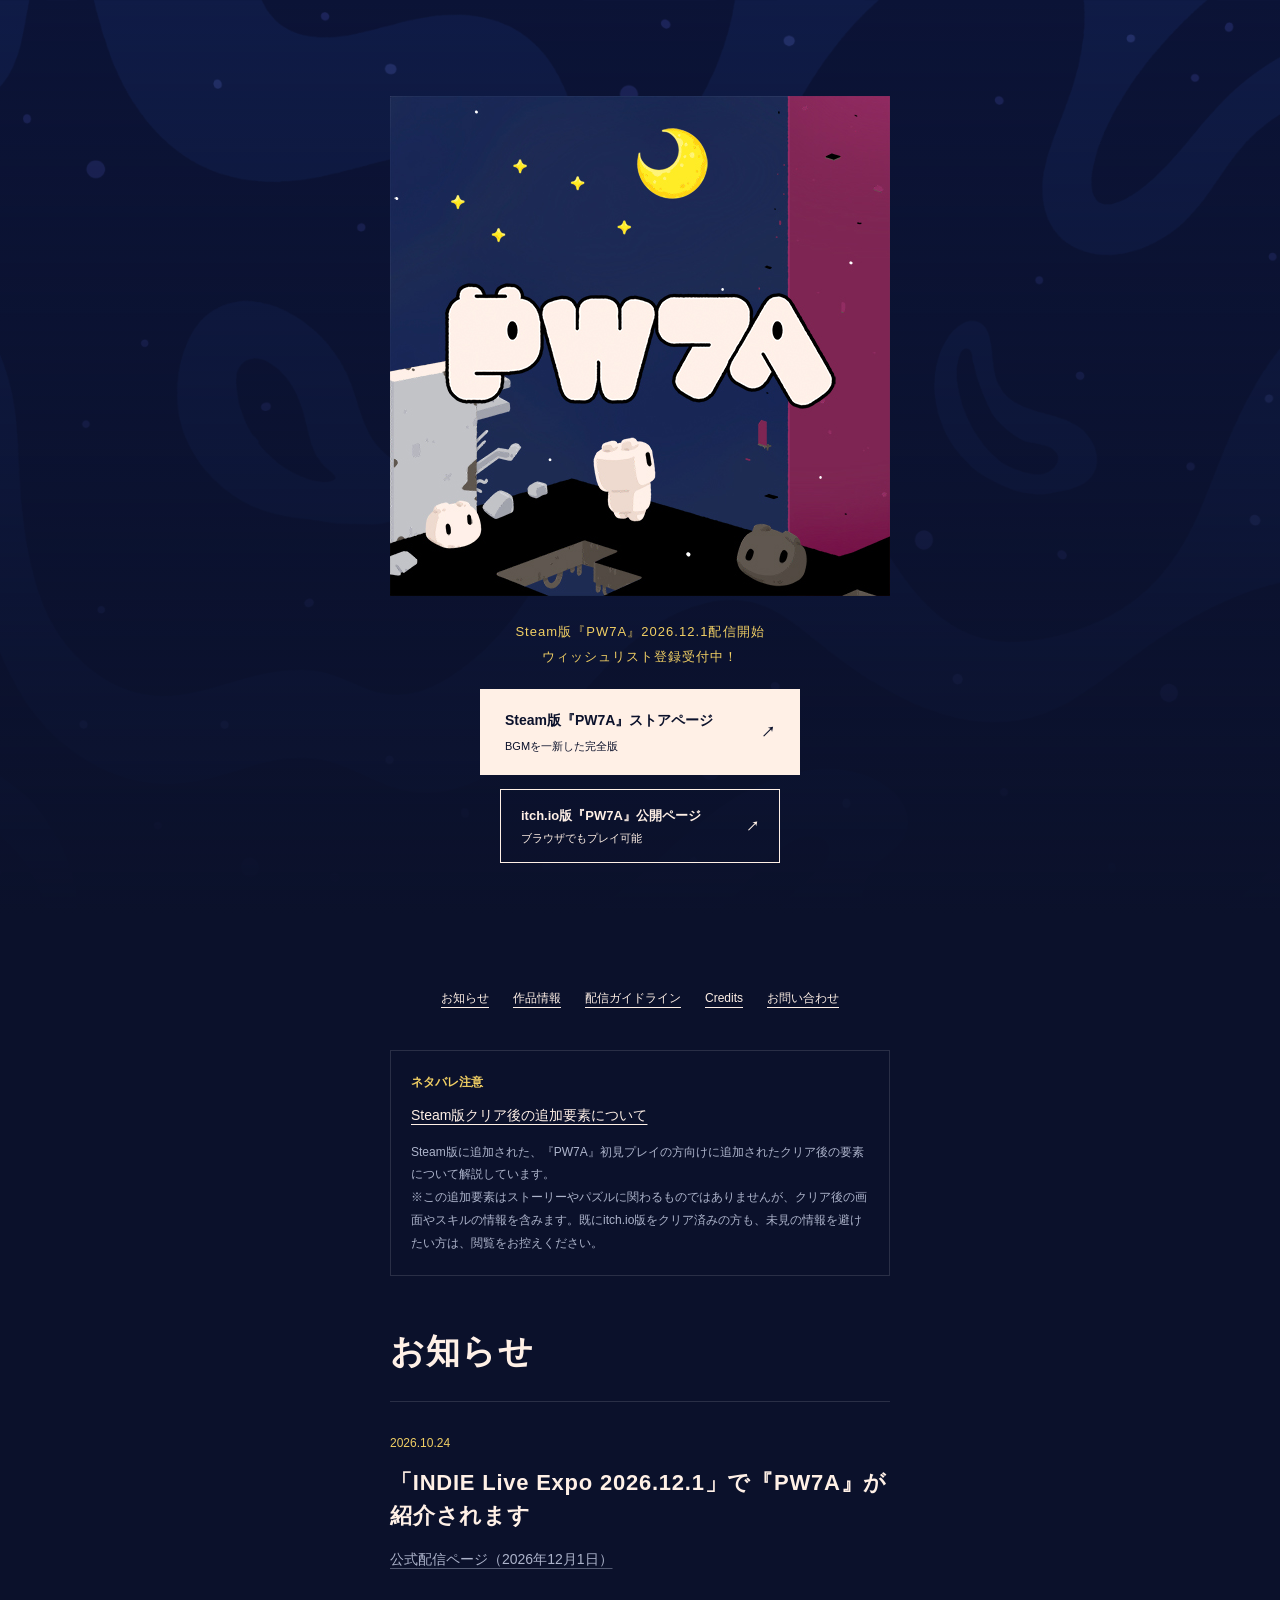
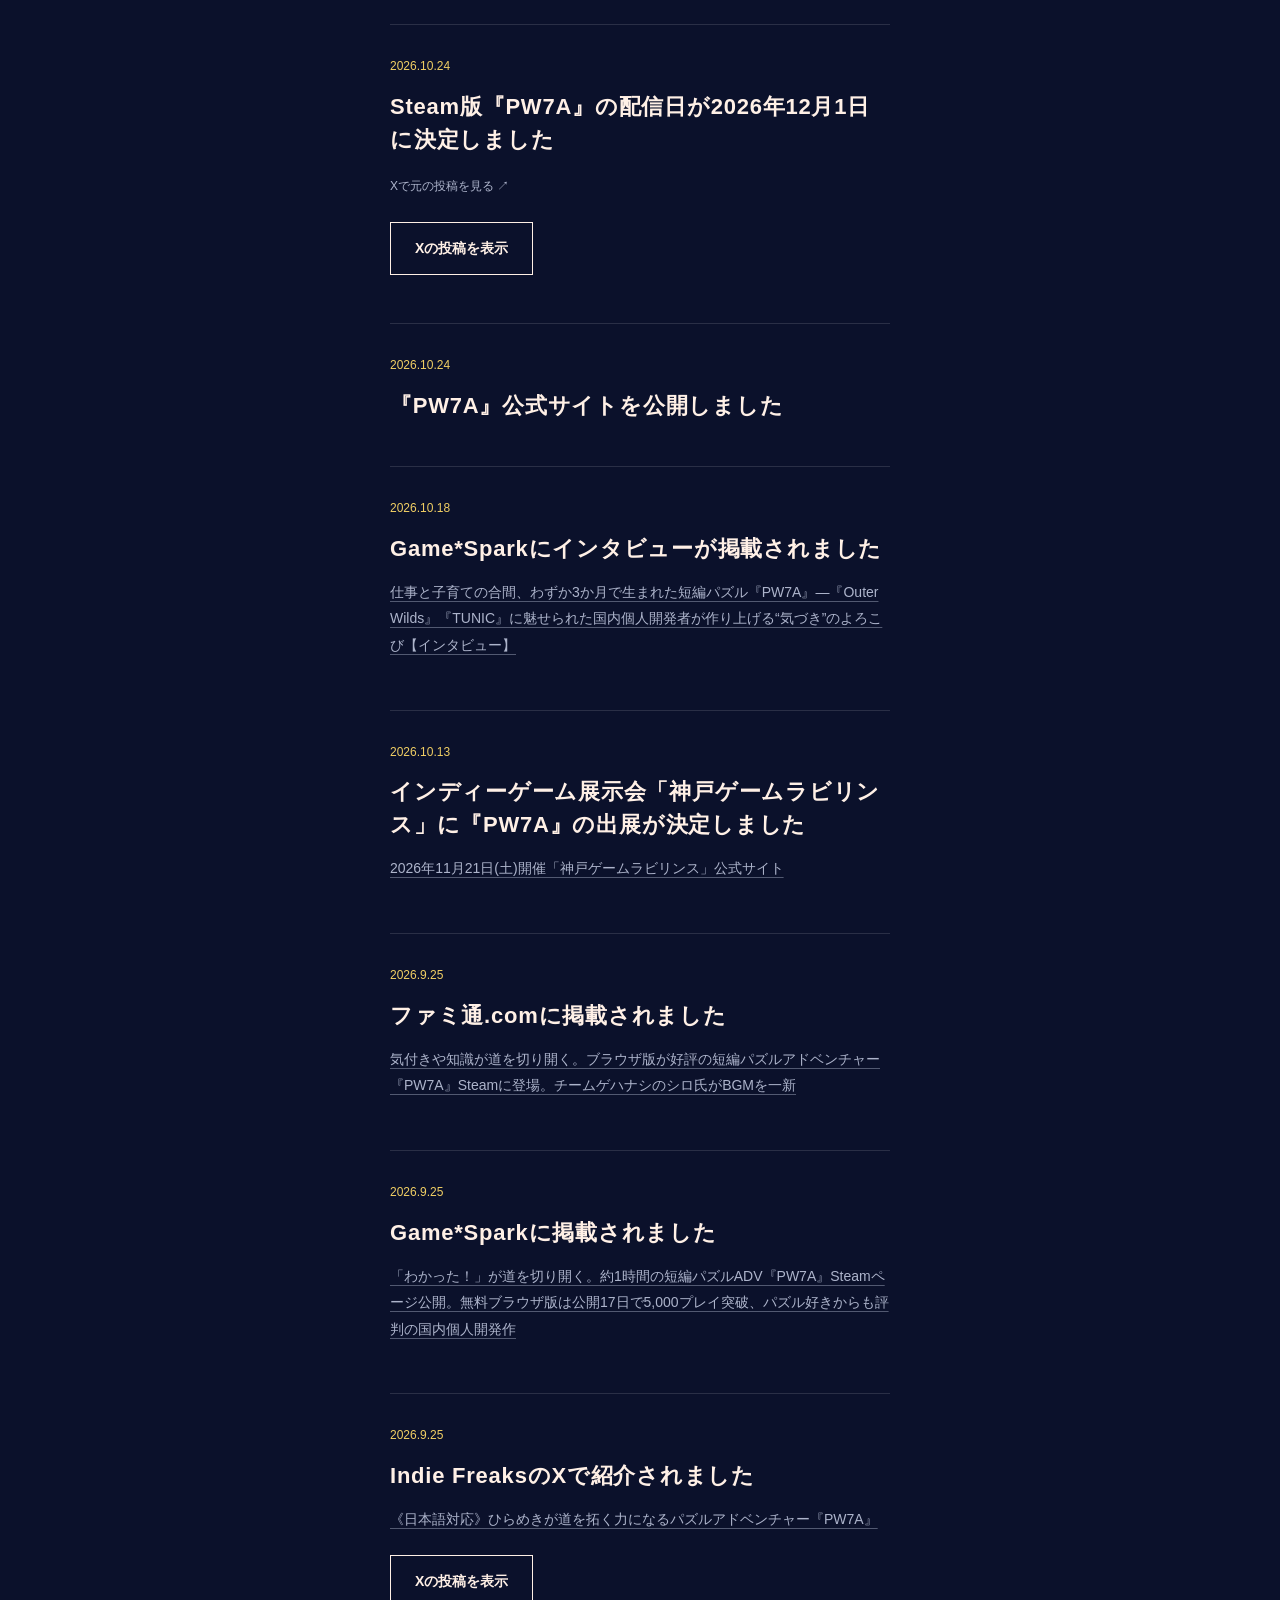
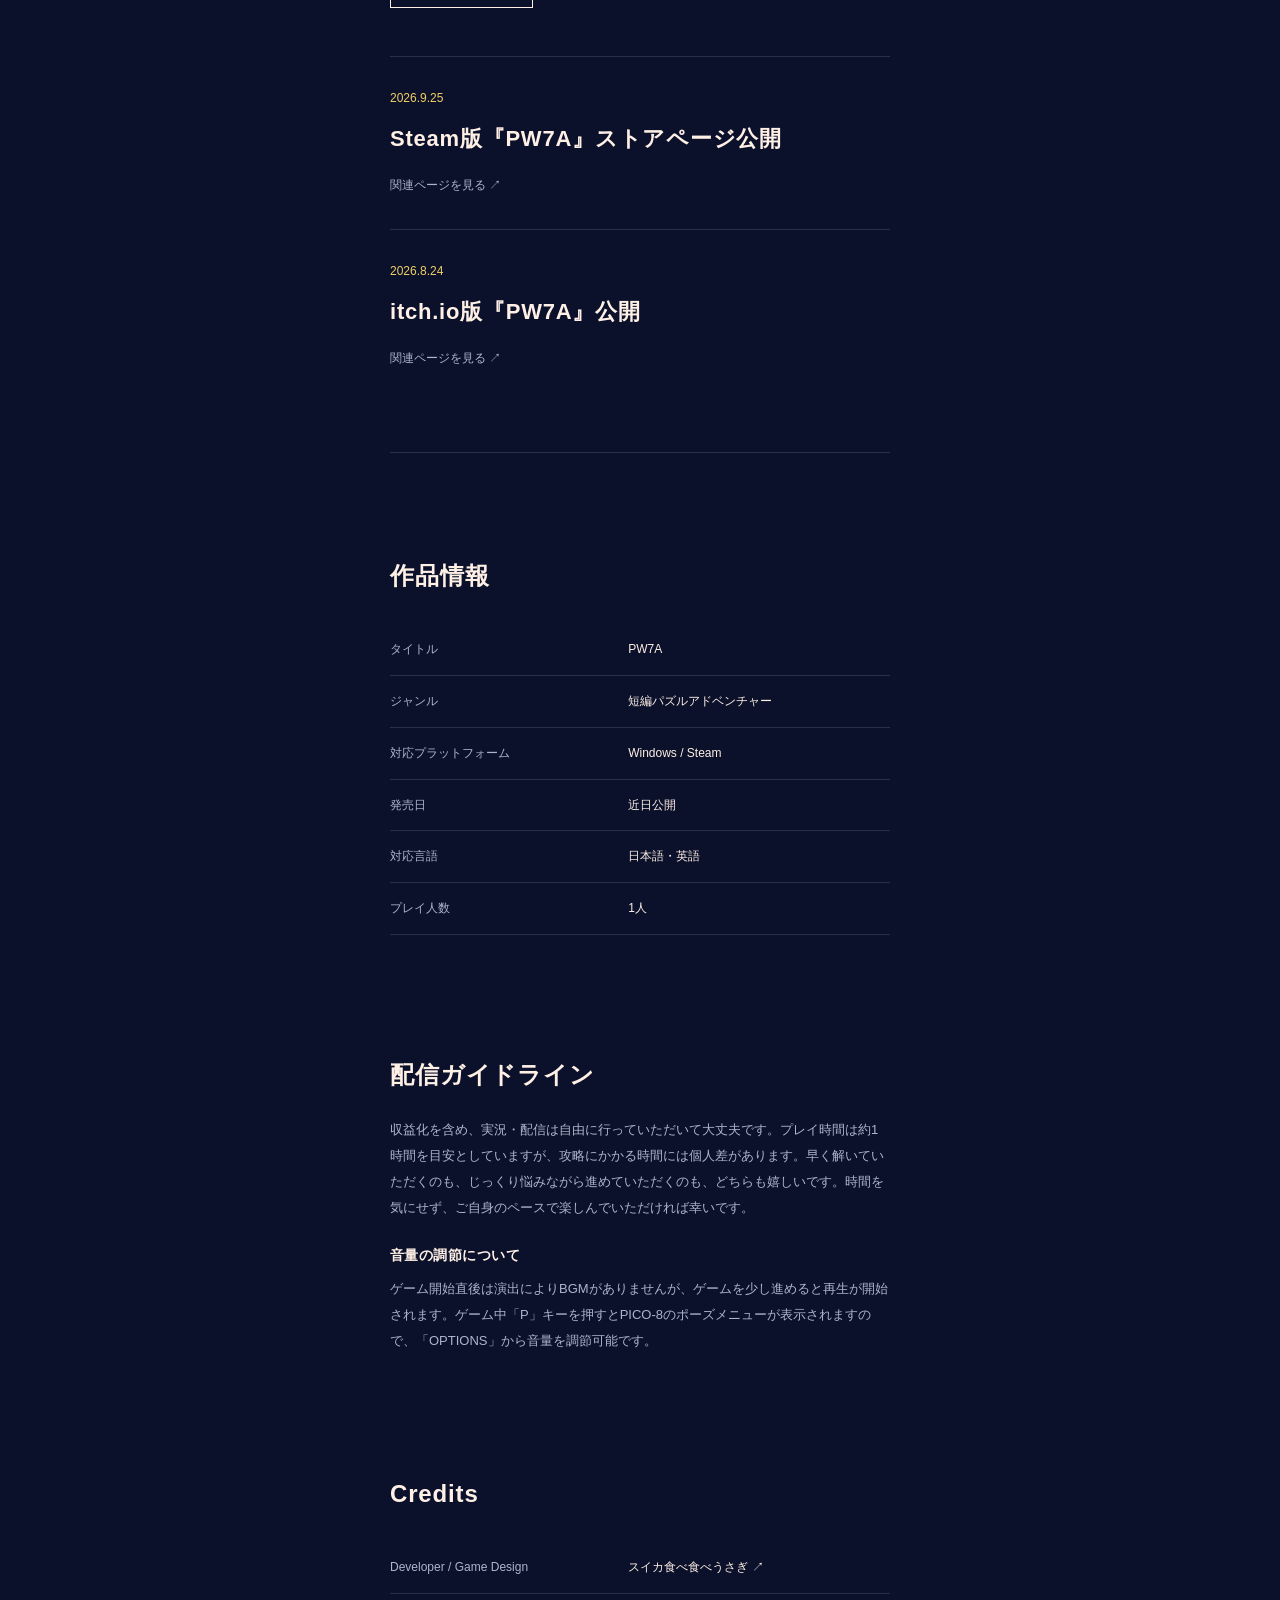
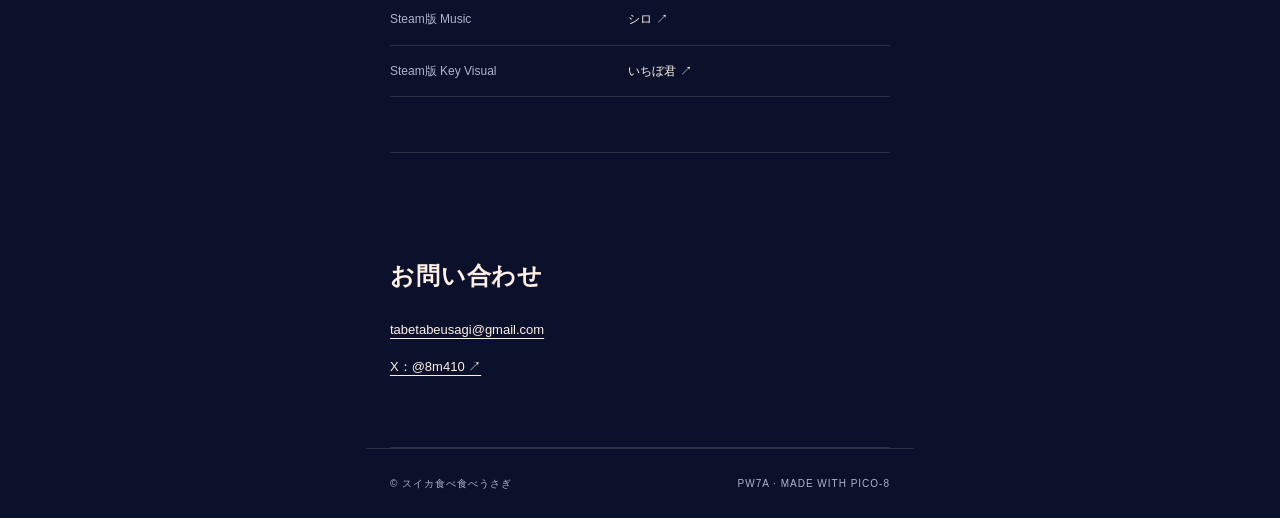
<file: index.html>
<!doctype html>
<html lang="ja"><head><meta charset="utf-8"><meta name="viewport" content="width=device-width,initial-scale=1"><title>PW7A 公式サイト</title><meta name="description" content="廃墟で目覚めたロボットと、世界の仕組みを探る約1時間の短編パズルアドベンチャー。Steam版『PW7A』ウィッシュリスト登録受付中！"><meta property="og:type" content="website"><meta property="og:title" content="PW7A 公式サイト"><meta property="og:description" content="廃墟で目覚めたロボットと、世界の仕組みを探る約1時間の短編パズルアドベンチャー。Steam版『PW7A』ウィッシュリスト登録受付中！"><meta property="og:image" content="https://6m4.github.io/pw7a/assets/images/key-visual.jpg"><meta name="twitter:card" content="summary_large_image"><link rel="icon" href="assets/icons/fa.png" type="image/png"><link rel="stylesheet" href="style.css"><script src="config.js" defer></script><script src="script.js" defer></script><link rel="canonical" href="https://6m4.github.io/pw7a/"><meta property="og:url" content="https://6m4.github.io/pw7a/"></head>
<body><a class="skip" href="#main">本文へ</a><main id="main"><section class="main-visual"><h1 class="visually-hidden">PW7A</h1><img src="assets/images/key-visual.jpg" width="500" height="500" alt="PW7A キービジュアル。月と星の下、廃墟にたたずむロボットたち。"><p class="release" data-release>Steam版『PW7A』2026.12.1配信開始<br>ウィッシュリスト登録受付中！</p><div class="store-links"><a class="button primary" data-link="steam"><span class="store-copy"><span>Steam版『PW7A』ストアページ</span><small>BGMを一新した完全版</small></span><span aria-hidden="true">↗</span></a><a class="button" data-link="itch"><span class="store-copy"><span>itch.io版『PW7A』公開ページ</span><small>ブラウザでもプレイ可能</small></span><span aria-hidden="true">↗</span></a></div></section><nav class="section-links" aria-label="ページ内ナビゲーション"><a href="#news">お知らせ</a><a href="#info">作品情報</a><a href="#guidelines">配信ガイドライン</a><a href="#credits">Credits</a><a href="#contact">お問い合わせ</a></nav><aside class="history-entry"><p class="spoiler-warning">ネタバレ注意</p><a href="history.html">Steam版クリア後の追加要素について</a><p>Steam版に追加された、『PW7A』初見プレイの方向けに追加されたクリア後の要素について解説しています。<br>※この追加要素はストーリーやパズルに関わるものではありませんが、クリア後の画面やスキルの情報を含みます。既にitch.io版をクリア済みの方も、未見の情報を避けたい方は、閲覧をお控えください。</p></aside><section id="news" class="section announcements"><div class="section-heading"><h2>お知らせ</h2></div><div data-announcements></div><noscript>お知らせの表示にはJavaScriptを有効にしてください。</noscript></section><section id="info" class="section details"><div><h2>作品情報</h2><dl><div ><dt>タイトル</dt><dd>PW7A</dd></div><div ><dt>ジャンル</dt><dd>短編パズルアドベンチャー</dd></div><div ><dt>対応プラットフォーム</dt><dd>Windows / Steam</dd></div><div data-release><dt>発売日</dt><dd>近日公開</dd></div><div ><dt>対応言語</dt><dd>日本語・英語</dd></div><div ><dt>プレイ人数</dt><dd>1人</dd></div></dl></div><section id="guidelines" class="streaming-guidelines" aria-labelledby="streaming-title"><h2 id="streaming-title">配信ガイドライン</h2>
<p>収益化を含め、実況・配信は自由に行っていただいて大丈夫です。プレイ時間は約1時間を目安としていますが、攻略にかかる時間には個人差があります。早く解いていただくのも、じっくり悩みながら進めていただくのも、どちらも嬉しいです。時間を気にせず、ご自身のペースで楽しんでいただければ幸いです。</p>
<h3>音量の調節について</h3>
<p>ゲーム開始直後は演出によりBGMがありませんが、ゲームを少し進めると再生が開始されます。ゲーム中「P」キーを押すとPICO-8のポーズメニューが表示されますので、「OPTIONS」から音量を調節可能です。</p></section><div id="credits"><h2>Credits</h2><dl><div><dt>Developer / Game Design</dt><dd><a href="https://x.com/8m410" data-developer target="_blank" rel="noopener noreferrer">スイカ食べ食べうさぎ</a> ↗</dd></div><div><dt>Steam版 Music</dt><dd><a href="https://x.com/petit_zome" target="_blank" rel="noopener noreferrer">シロ ↗</a></dd></div><div><dt>Steam版 Key Visual</dt><dd><a href="https://x.com/mr_ichibo_game" target="_blank" rel="noopener noreferrer">いちぼ君 ↗</a></dd></div></dl></div></section>
<section id="contact" class="section contact-info"><h2>お問い合わせ</h2><p><a href="mailto:tabetabeusagi@gmail.com">tabetabeusagi@gmail.com</a></p><p><a href="https://x.com/8m410" target="_blank" rel="noopener noreferrer">X：@8m410 ↗</a></p></section></main><footer><span>© スイカ食べ食べうさぎ</span><span>PW7A · MADE WITH PICO-8</span></footer></body></html>
</file>
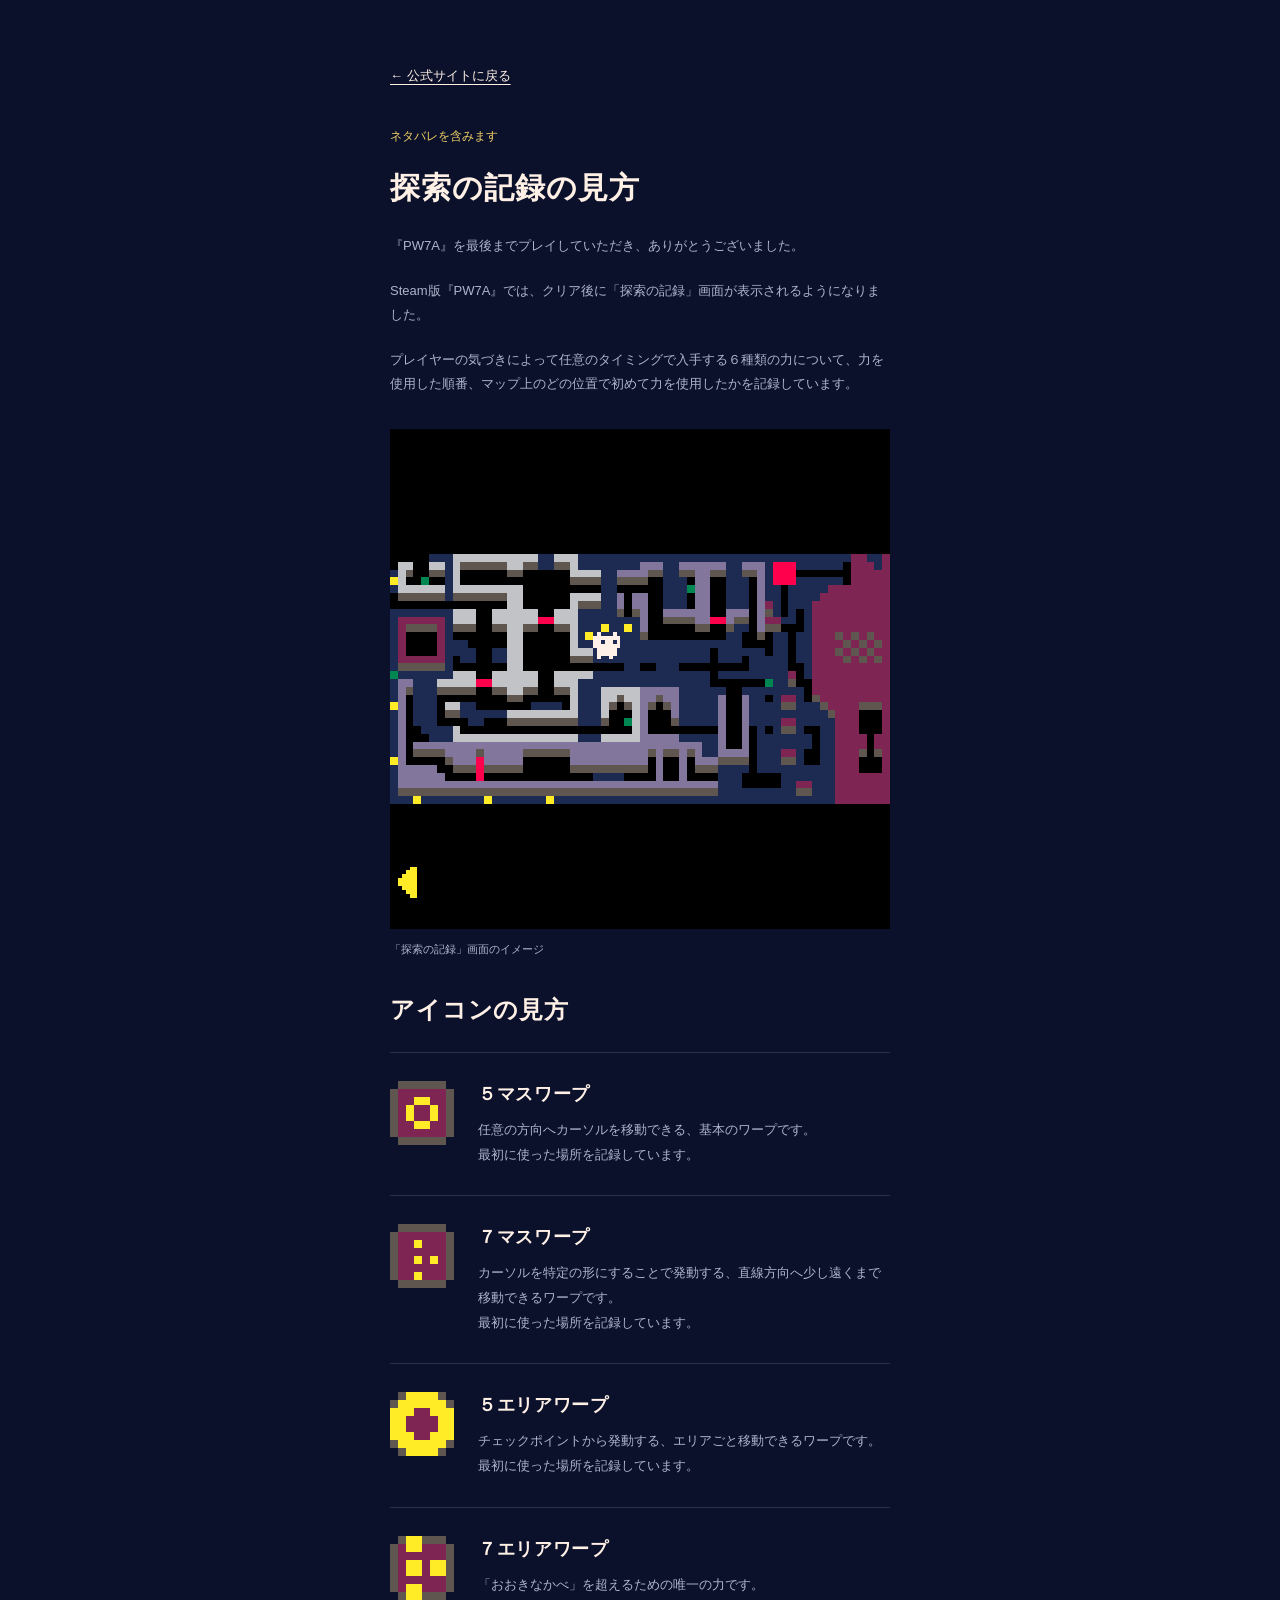
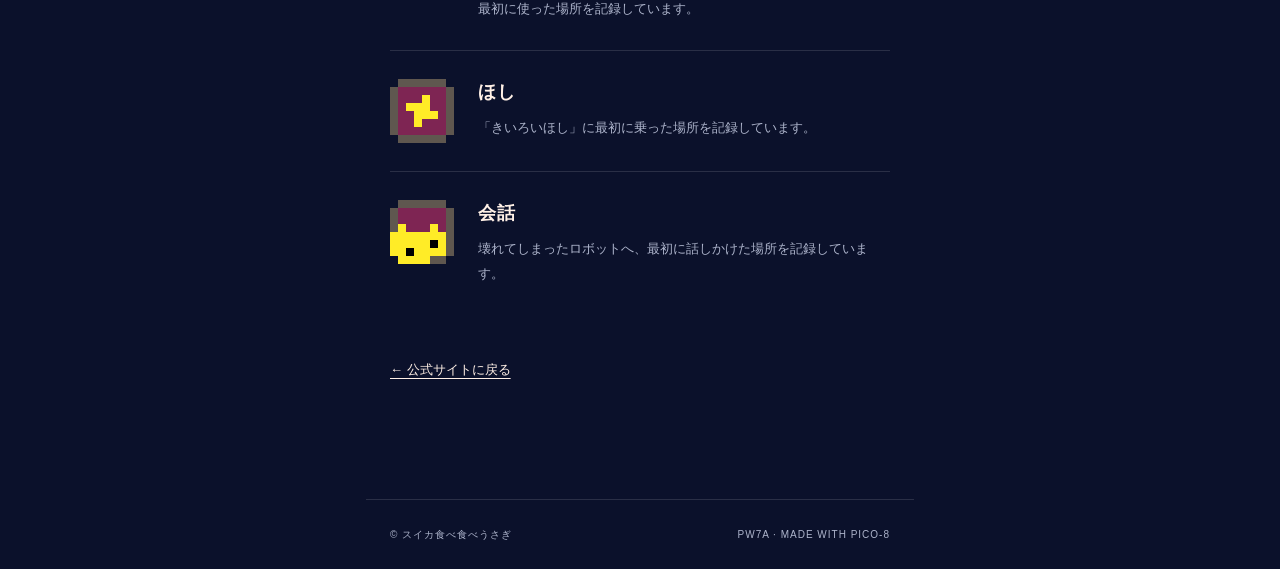
<file: history.html>
<!doctype html>
<html lang="ja"><head><meta charset="utf-8"><meta name="viewport" content="width=device-width,initial-scale=1"><title>探索の記録の見方 | PW7A 公式サイト</title><meta name="description" content="Steam版『PW7A』のクリア後「探索の記録」表示機能を解説します。ネタバレを含みます。"><meta name="robots" content="noindex"><link rel="icon" href="assets/icons/fa.png" type="image/png"><link rel="stylesheet" href="style.css"></head>
<body><main class="history-page"><a class="history-back" href="index.html">← 公式サイトに戻る</a><header><p class="spoiler-label">ネタバレを含みます</p><h1>探索の記録の見方</h1><p>『PW7A』を最後までプレイしていただき、ありがとうございました。</p><p>Steam版『PW7A』では、クリア後に「探索の記録」画面が表示されるようになりました。</p><p>プレイヤーの気づきによって任意のタイミングで入手する６種類の力について、力を使用した順番、マップ上のどの位置で初めて力を使用したかを記録しています。</p></header><figure class="history-preview"><img class="pixel" src="assets/images/history/history.gif" width="512" height="512" alt="クリア後に表示される「探索の記録」のイメージ"><figcaption>「探索の記録」画面のイメージ</figcaption></figure><section aria-labelledby="icons-title"><h2 id="icons-title">アイコンの見方</h2><article class="history-icon"><img class="pixel" src="assets/images/history/warp-5-tiles.png" width="64" height="64" loading="lazy" alt="５マスワープのアイコン"><div><h3>５マスワープ</h3><p>任意の方向へカーソルを移動できる、基本のワープです。<br>最初に使った場所を記録しています。</p></div></article><article class="history-icon"><img class="pixel" src="assets/images/history/warp-7-tiles.png" width="64" height="64" loading="lazy" alt="７マスワープのアイコン"><div><h3>７マスワープ</h3><p>カーソルを特定の形にすることで発動する、直線方向へ少し遠くまで移動できるワープです。<br>最初に使った場所を記録しています。</p></div></article><article class="history-icon"><img class="pixel" src="assets/images/history/warp-5-areas.png" width="64" height="64" loading="lazy" alt="５エリアワープのアイコン"><div><h3>５エリアワープ</h3><p>チェックポイントから発動する、エリアごと移動できるワープです。<br>最初に使った場所を記録しています。</p></div></article><article class="history-icon"><img class="pixel" src="assets/images/history/warp-7-areas.png" width="64" height="64" loading="lazy" alt="７エリアワープのアイコン"><div><h3>７エリアワープ</h3><p>「おおきなかべ」を超えるための唯一の力です。<br>最初に使った場所を記録しています。</p></div></article><article class="history-icon"><img class="pixel" src="assets/images/history/star.png" width="64" height="64" loading="lazy" alt="ほしのアイコン"><div><h3>ほし</h3><p>「きいろいほし」に最初に乗った場所を記録しています。</p></div></article><article class="history-icon"><img class="pixel" src="assets/images/history/conversation.png" width="64" height="64" loading="lazy" alt="会話のアイコン"><div><h3>会話</h3><p>壊れてしまったロボットへ、最初に話しかけた場所を記録しています。</p></div></article></section><a class="history-back" href="index.html">← 公式サイトに戻る</a></main><footer><span>© スイカ食べ食べうさぎ</span><span>PW7A · MADE WITH PICO-8</span></footer></body></html>
</file>
<file: style.css>
:root{color-scheme:dark;--bg:#0b112b;--cream:#fff0e6;--muted:#adb4cb;--line:#ffffff20;--accent:#f1cf64}*{box-sizing:border-box}html{scroll-behavior:smooth;scroll-padding-top:90px}body{margin:0;background:var(--bg);color:var(--cream);font-family:Arial,'Yu Gothic','Hiragino Kaku Gothic ProN',sans-serif;line-height:1.9}a{color:inherit;text-decoration:none}button{font:inherit}a,button{-webkit-tap-highlight-color:transparent}a[href],button{cursor:pointer}a:hover{color:var(--accent)}:focus-visible{outline:3px solid var(--accent);outline-offset:6px}img{max-width:100%;height:auto;display:block}figure{margin:0}p{margin:0 0 1.5em}h1,h2,h3{line-height:1.5;margin:0 0 24px;letter-spacing:.035em}h2{font-size:clamp(24px,3vw,34px)}h3{font-size:20px}button{color:inherit}.skip{position:fixed;top:-100px;background:var(--cream);color:var(--bg);padding:10px;z-index:10}.skip:focus{top:0}.header{height:100px;max-width:1280px;padding:0 48px;margin:auto;display:flex;align-items:center;gap:40px}.header img{width:96px}.header nav{margin-left:auto;display:flex;gap:28px;font-size:12px}.hero{position:relative;max-width:1440px;margin:auto;min-height:720px;padding:65px max(48px,calc((100% - 1184px)/2)) 110px;display:grid;grid-template-columns:1fr 1fr;gap:70px;align-items:center;background:linear-gradient(0deg,var(--bg),transparent 35%),url('assets/images/space.png') center/cover}.hero-logo{width:300px;margin:0 0 30px}.eyebrow{font-size:11px;font-weight:bold;letter-spacing:.24em;color:var(--muted);margin-bottom:25px}h1{font-size:clamp(32px,3.7vw,48px);line-height:1.5}.intro{font-size:14px;color:#d2d5e2}.release{font-size:13px;letter-spacing:.08em;color:var(--accent);margin-bottom:16px}.actions{display:flex;align-items:flex-start;flex-direction:column;gap:16px}.button{display:inline-flex;justify-content:space-between;align-items:center;gap:35px;padding:15px 24px;font-size:14px;font-weight:bold;line-height:1.5;border:1px solid var(--cream);min-width:240px}.primary{background:var(--cream);color:var(--bg)}.primary:hover{background:var(--accent);color:var(--bg);border-color:var(--accent)}.text-link{font-size:12px;color:var(--muted)}.key-art{max-width:500px;transform:rotate(2deg);box-shadow:0 20px 60px #0004}.key-art img{width:100%}.scroll{position:absolute;bottom:30px;left:50%;transform:translateX(-50%);font-size:11px;letter-spacing:.12em;color:var(--muted)}.section{width:calc(100% - 96px);max-width:1120px;margin:0 auto;padding:95px 0;border-bottom:1px solid var(--line)}.about{display:grid;grid-template-columns:1fr 384px;gap:90px;align-items:center}.about p:not(.eyebrow){color:#c5cbdd;font-size:14px;line-height:2.2}.facts{list-style:none;display:flex;gap:12px;flex-wrap:wrap;padding:0;margin-top:30px}.facts li{font-size:11px;border:1px solid var(--line);padding:5px 12px}.game-window{width:384px}.pixel{image-rendering:pixelated}.game-window figcaption{font-size:9px;letter-spacing:.18em;color:var(--muted);margin-top:12px}.features{display:grid;grid-template-columns:repeat(3,1fr);gap:48px}.features article{position:relative;padding-top:20px}.number{display:block;font-size:12px;color:var(--accent);margin-bottom:35px}.features .eyebrow{margin-bottom:15px}.features h3{font-size:18px}.features article>p:last-child{font-size:13px;color:var(--muted);margin:0}.section-heading{margin-bottom:36px}.section-heading .eyebrow{margin-bottom:12px}.trailer{aspect-ratio:16/9;background:linear-gradient(#0b112b66,#0b112b99),url('assets/images/space.png') center/cover;display:flex;align-items:center;justify-content:center;flex-direction:column;border:1px solid var(--line);color:var(--muted);gap:16px}.trailer p{font-size:13px;margin:0}.play{font-size:50px;line-height:1}.trailer iframe{width:100%;height:100%;border:0}.trailer button{background:transparent;border:0;width:100%;height:100%;color:inherit}.gallery{display:grid;grid-template-columns:repeat(3,1fr);gap:24px}.shot{position:relative;background:none;border:0;padding:0;overflow:hidden}.shot img{width:100%}.shot span{position:absolute;bottom:0;right:0;background:var(--bg);padding:0 12px;font-size:20px}.shot:hover{outline:1px solid var(--accent);outline-offset:4px}.news{display:grid;grid-template-columns:1fr 1fr;gap:70px}.news:has([data-events-section][hidden]){grid-template-columns:1fr}.news .eyebrow,.details .eyebrow{margin-bottom:12px}.news a{display:flex;justify-content:space-between;gap:24px;border-top:1px solid var(--line);padding:18px 0;font-size:14px}.news a span{font-size:12px;color:var(--muted)}.details{display:grid;grid-template-columns:1fr 1fr;gap:80px}dl{margin:30px 0 0}dl>div{display:grid;grid-template-columns:1fr 1.2fr;gap:20px;padding:14px 0;border-bottom:1px solid var(--line);font-size:12px}dt{color:var(--muted)}dd{margin:0}.contact{text-align:center;padding:100px 0;border:0}.contact p:not(.eyebrow){font-size:13px;color:var(--muted)}.contact .button{margin-top:15px}.contact-links{display:flex;justify-content:center;gap:25px;margin-top:30px;font-size:12px}.contact-links:empty{display:none}footer{border-top:1px solid var(--line);display:flex;justify-content:space-between;padding:25px 48px;font-size:10px;letter-spacing:.1em;color:var(--muted)}dialog{padding:48px 16px 16px;border:1px solid var(--line);background:var(--bg);max-width:95vw;max-height:95vh}dialog::backdrop{background:#030611e8}dialog img{max-height:calc(95vh - 80px);width:auto;margin:auto}.dialog-close{position:absolute;right:12px;top:8px;background:transparent;border:0;font-size:13px}[hidden]{display:none!important}@media(min-width:1200px){.gallery{grid-template-columns:repeat(3,256px);justify-content:space-between}.gallery img{width:256px}}@media(max-width:900px){.header{padding:0 24px}.header nav{gap:16px}.hero{gap:30px;padding:50px 32px 100px;min-height:auto}.hero-logo{width:220px}.section{width:calc(100% - 48px);padding:65px 0}.about{grid-template-columns:1fr 256px;gap:35px}.game-window{width:256px}.features{gap:25px}.details{gap:35px}.gallery{gap:16px}}@media(max-width:600px){.header{height:76px;gap:20px}.header img{width:78px}.header nav{display:none}.hero{display:flex;flex-direction:column;padding:30px 24px 85px;gap:40px;align-items:stretch}.hero-copy{order:1}.hero .eyebrow{font-size:9px}.hero-logo{width:200px;margin-bottom:24px}.hero h1{font-size:34px}.key-art{order:2;width:min(100%,350px);align-self:center;transform:rotate(1deg)}.intro{font-size:13px}.actions{gap:14px}.button{width:100%;max-width:340px}.scroll{white-space:nowrap;bottom:20px}.about{display:flex;flex-direction:column;align-items:stretch;gap:35px}.game-window{align-self:center}.features{grid-template-columns:1fr;gap:35px}.features article{padding:0 0 0 38px}.number{position:absolute;left:0;top:0}.features h3{margin-bottom:12px}.features .eyebrow{margin-bottom:8px}.gallery{grid-template-columns:repeat(2,minmax(0,1fr));gap:12px}.news,.details{grid-template-columns:1fr;gap:45px}footer{padding:22px 24px;gap:20px;flex-direction:column}.contact h2{font-size:23px}.contact .button{max-width:300px}.trailer{aspect-ratio:16/10}.play{font-size:35px}}@media(prefers-reduced-motion:reduce){html{scroll-behavior:auto}}
.announcements{max-width:900px}.announcement{padding:30px 0;border-top:1px solid var(--line)}.announcement time{display:block;font-size:12px;color:var(--accent);margin-bottom:12px}.announcement h3{font-size:22px;margin-bottom:14px}.announcement>p{color:var(--muted);font-size:14px;white-space:pre-line}.announcement .button{display:block;background:transparent;margin-top:22px;min-width:0;color:var(--cream)}.announcement .button:disabled{opacity:.6;cursor:wait}.tweet-embed{max-width:550px}.embed-status{font-size:12px!important;margin-top:14px}.tweet-embed:empty{display:none}@media(max-width:900px){.header{gap:20px}.header nav{gap:14px;font-size:11px}}
/* お知らせ中心のコンパクトな構成 */
.visually-hidden{position:absolute;width:1px;height:1px;padding:0;margin:-1px;overflow:hidden;clip:rect(0,0,0,0);white-space:nowrap;border:0}.main-visual{padding:32px 24px 50px;text-align:center;background:linear-gradient(0deg,var(--bg),transparent),url('assets/images/space.png') center/cover}.main-visual>img{width:min(100%,380px);margin:0 auto 24px}.short-description{font-size:13px;margin-bottom:8px;color:#d2d5e2}.main-visual .release{margin-bottom:20px}.store-links{display:flex;justify-content:center;gap:14px;flex-wrap:wrap}.store-links .button{min-width:200px;width:230px;text-align:left}.announcements{padding:50px 0;max-width:900px}.details{max-width:900px;padding:55px 0}.section-heading{margin-bottom:24px}.header{max-width:996px}.details h2{font-size:24px}.header nav{margin-left:auto}@media(max-width:600px){.main-visual{padding:15px 24px 36px}.main-visual>img{width:min(100%,320px)}.short-description{font-size:12px}.store-links{gap:10px}.store-links .button{width:100%;max-width:320px}.header nav{display:flex;font-size:10px;gap:12px}.header{gap:16px}.header img{width:65px}.announcements,.details{padding:40px 0}}


.store-links .button{min-height:82px;gap:16px}.store-copy{display:flex;flex-direction:column;gap:7px}.store-copy small{font-size:11px;font-weight:normal;line-height:1.5}

.main-visual{padding-top:96px}@media(max-width:600px){.main-visual{padding-top:65px}}


/* コンテンツ幅を500pxに統一 */
.main-visual>img{width:100%;max-width:500px}.main-visual{padding-left:24px;padding-right:24px}.store-links{max-width:500px;margin-left:auto;margin-right:auto}.section{max-width:500px}.details{grid-template-columns:1fr;gap:40px}footer{max-width:548px;margin-left:auto;margin-right:auto;padding-left:24px;padding-right:24px}@media(max-width:600px){.main-visual>img{width:100%;max-width:500px}}

/* ストアリンクは縦並びにし、Steam版を主に表示 */
.store-links{flex-direction:column;align-items:center;gap:14px}.store-links .button[data-link=steam]{width:320px;max-width:100%;min-height:86px}.store-links .button[data-link=itch]{width:280px;max-width:100%;min-width:0;min-height:74px;padding:12px 20px;font-size:13px}.store-links .button[data-link=itch] .store-copy{gap:5px}


.streaming-guidelines p{font-size:13px;line-height:2;color:var(--muted)}.streaming-guidelines h3{font-size:14px;margin:24px 0 10px}.streaming-guidelines p:last-child{margin-bottom:0}


.streaming-guidelines{margin-top:32px;margin-bottom:32px}


.announcement>p>a{text-decoration:underline;text-decoration-color:#adb4cb70;text-underline-offset:4px}.announcement>p>a:hover{text-decoration-color:currentColor}


.section-links{max-width:500px;width:calc(100% - 48px);margin:24px auto 0;display:flex;justify-content:center;flex-wrap:wrap;gap:12px 24px;font-size:12px}.section-links a{text-decoration:underline;text-underline-offset:5px}#guidelines,#credits{scroll-margin-top:40px}


.contact-info{padding:55px 0}.contact-info h2{font-size:24px}.contact-info p{font-size:13px;margin-bottom:12px}.contact-info a{text-decoration:underline;text-underline-offset:4px}#contact{scroll-margin-top:40px}


/* 各コンテンツ間の余白を約50px追加 */
.section-links{margin-top:74px}.details{margin-top:50px;row-gap:90px}.contact-info{margin-top:50px}


.section-links + .announcements{margin-top:30px}


.history-entry{max-width:500px;width:calc(100% - 48px);margin:40px auto 0;padding:20px;border:1px solid var(--line)}.history-entry a{display:block;text-decoration:underline;text-underline-offset:4px;font-size:14px}.history-entry span{display:block;font-size:12px;color:var(--accent);margin-top:6px}.history-page{max-width:500px;width:calc(100% - 48px);margin:60px auto 80px}.history-back{display:inline-block;font-size:13px;text-decoration:underline;text-underline-offset:4px;margin-bottom:36px}.history-page h1{font-size:30px}.history-page header>p:last-child,.history-icon p{font-size:13px;color:var(--muted)}.spoiler-label{font-size:12px;color:var(--accent)}.history-preview{margin:32px 0}.history-preview img{width:100%}.history-preview figcaption{font-size:11px;color:var(--muted);margin-top:10px}.draft-note{font-size:12px;color:var(--accent);margin:32px 0}.history-page h2{font-size:24px}.history-icon{display:grid;grid-template-columns:64px minmax(0,1fr);gap:24px;padding:28px 0;border-top:1px solid var(--line)}.history-icon img{width:64px}.history-icon h3{font-size:18px;margin-bottom:10px}.history-icon p{margin:0}.history-page>section{margin-bottom:40px}

.history-entry p{font-size:12px;color:var(--muted);line-height:1.9;margin:12px 0 0}


.history-page header>p:not(.spoiler-label){font-size:13px;color:var(--muted)}


.history-entry .spoiler-warning{color:var(--accent);font-size:12px;font-weight:bold;margin:0 0 8px}
</file>
